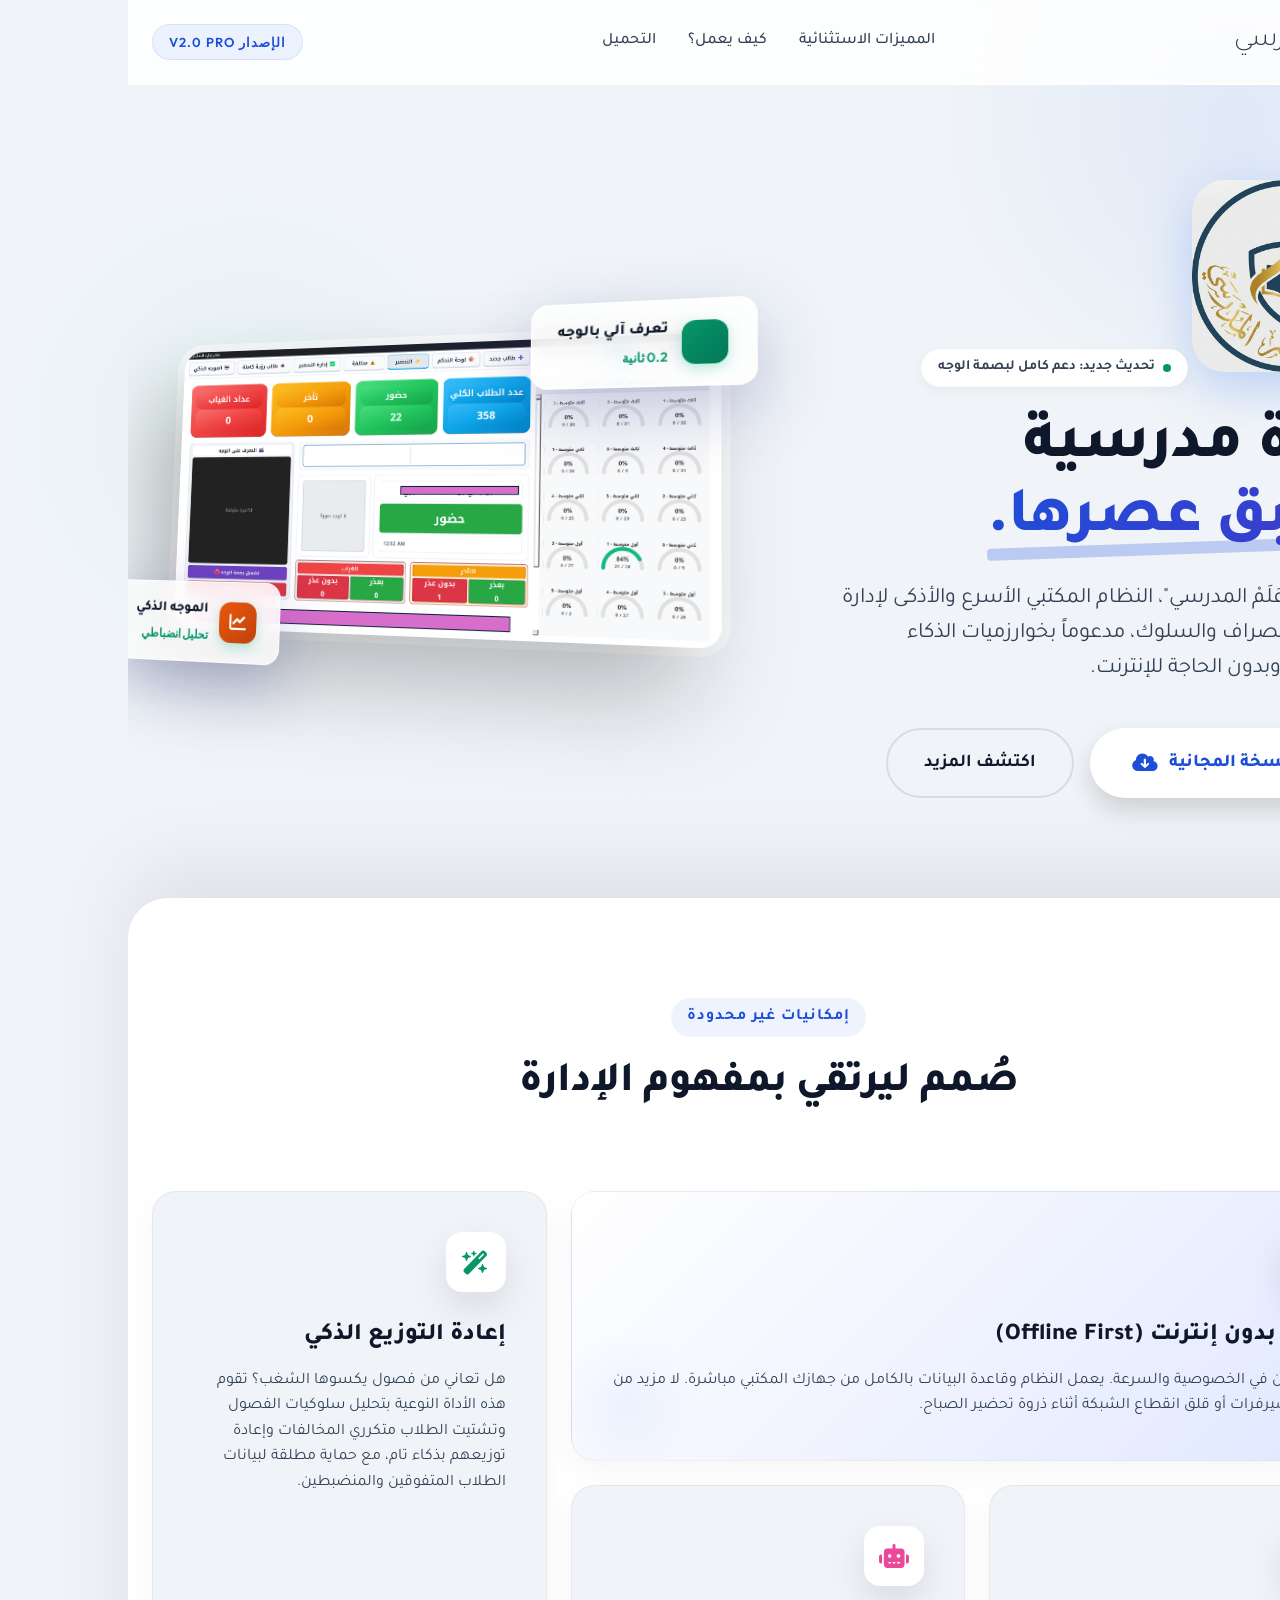
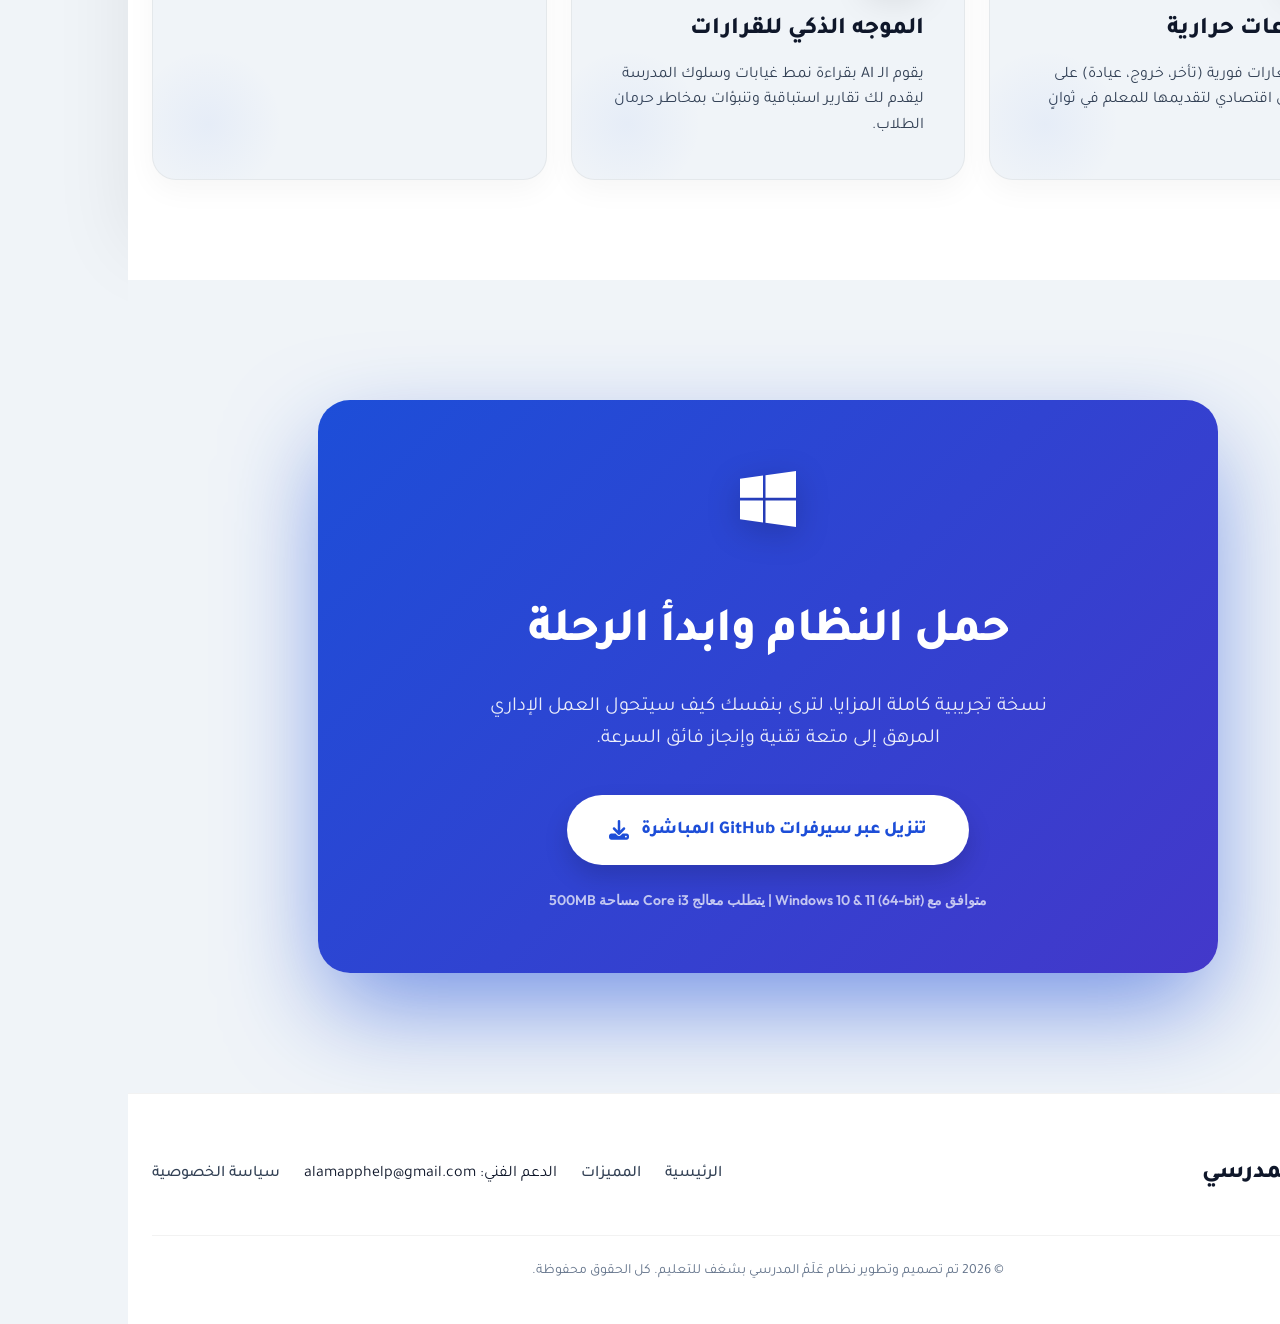
<file: index.html>
<!DOCTYPE html>
<html lang="ar" dir="rtl">

<head>
    <meta charset="UTF-8">
    <meta name="viewport" content="width=device-width, initial-scale=1.0">
    <title>عَلَمْ المدرسي | الإدارة المدرسية بذكاء اصطناعي</title>
    <!-- Modern Typefaces -->
    <link
        href="https://fonts.googleapis.com/css2?family=Tajawal:wght@300;400;500;700;800&family=Outfit:wght@300;400;600;800&display=swap"
        rel="stylesheet">
    <!-- FontAwesome Pro Icons -->
    <link rel="stylesheet" href="https://cdnjs.cloudflare.com/ajax/libs/font-awesome/6.4.0/css/all.min.css">
    <link rel="stylesheet" href="style.css">
</head>

<body>

    <!-- Header Glassmorphism -->
    <header id="navbar">
        <div class="container">
            <a href="#" class="logo">
                عَلَمْ <span>المدرسي</span>
            </a>

            <nav class="nav-links">
                <a href="#features">المميزات الاستثنائية</a>
                <a href="#how">كيف يعمل؟</a>
                <a href="#download">التحميل</a>
            </nav>

            <div class="tagline">الإصدار V2.0 PRO</div>
        </div>
    </header>

    <!-- Hero Section -->
    <section class="masthead">
        <div class="container">
            <div class="intro-text">
                <div style="margin-bottom: 24px; display: inline-block; animation: float 4s ease-in-out infinite;">
                    <img src="logo.png" alt="شعار برنامج علم"
                        style="height: 192px; width: auto; filter: drop-shadow(0 15px 25px rgba(37, 99, 235, 0.25)); border-radius: 32px;">
                </div>
                <div class="badge-new">
                    <span class="pulse"></span> تحديث جديد: دعم كامل لبصمة الوجه
                </div>
                <h1>إدارة مدرسية <span>تسبق عصرها.</span></h1>
                <p>تعرّف على "عَلَمْ المدرسي"، النظام المكتبي الأسرع والأذكى لإدارة الحضور والانصراف والسلوك، مدعوماً
                    بخوارزميات الذكاء الاصطناعي وبدون الحاجة للإنترنت.</p>

                <div class="hero-buttons">
                    <a href="#download" class="btn-primary">
                        حمل النسخة المجانية <i class="fa-solid fa-cloud-arrow-down"></i>
                    </a>
                    <a href="#features" class="btn-secondary">
                        اكتشف المزيد
                    </a>
                </div>
            </div>

            <div class="intro-graphic">
                <div class="graphic-wrapper">
                    <img src="Picture1.png" alt="واجهة نظام علم الذكي" class="app-screenshot"
                        onerror="this.src='https://placehold.co/800x550/f1f5f9/94a3b8?font=raleway&text=App+Screenshot'">

                    <!-- Decorative Floating Elements -->
                    <div class="float-element float-top-left">
                        <div class="float-icon"><i class="fa-solid fa-face-viewfinder"></i></div>
                        <div class="float-text">
                            <h4>تعرف آلي بالوجه</h4>
                            <p>0.2 ثانية</p>
                        </div>
                    </div>

                    <div class="float-element float-bottom-right">
                        <div class="float-icon" style="background: var(--warm-gradient)"><i
                                class="fa-solid fa-chart-line"></i></div>
                        <div class="float-text">
                            <h4>الموجه الذكي</h4>
                            <p>تحليل انضباطي</p>
                        </div>
                    </div>
                </div>
            </div>
        </div>
    </section>

    <!-- Bento Grid Features Section -->
    <section id="features" class="main-content">
        <div class="container">
            <div class="section-header">
                <span class="section-subtitle">إمكانيات غير محدودة</span>
                <h2 class="section-title">صُمم ليرتقي بمفهوم الإدارة</h2>
            </div>

            <div class="bento-grid">

                <!-- Large Feature 1 -->
                <div class="bento-item large">
                    <div class="bento-icon"><i class="fa-solid fa-microchip"></i></div>
                    <div class="bento-content">
                        <h3>يعمل بدون إنترنت (Offline First)</h3>
                        <p>قوتنا تكمن في الخصوصية والسرعة. يعمل النظام وقاعدة البيانات بالكامل من جهازك المكتبي مباشرة.
                            لا مزيد من انتظار السيرفرات أو قلق انقطاع الشبكة أثناء ذروة تحضير الصباح.</p>
                    </div>
                    <div class="bento-decorator"></div>
                </div>

                <!-- Tall Feature -->
                <div class="bento-item tall">
                    <div class="bento-icon"><i class="fa-solid fa-wand-magic-sparkles"></i></div>
                    <div class="bento-content">
                        <h3>إعادة التوزيع الذكي</h3>
                        <p>هل تعاني من فصول يكسوها الشغب؟ تقوم هذه الأداة النوعية بتحليل سلوكيات الفصول وتشتيت الطلاب
                            متكرري المخالفات وإعادة توزيعهم بذكاء تام، مع حماية مطلقة لبيانات الطلاب المتفوقين
                            والمنضبطين.</p>
                    </div>
                    <div class="bento-decorator"></div>
                </div>

                <!-- Normal Feature 1 -->
                <div class="bento-item">
                    <div class="bento-icon"><i class="fa-solid fa-expand"></i></div>
                    <div class="bento-content">
                        <h3>مطبوعات حرارية</h3>
                        <p>اطبع إشعارات فورية (تأخر، خروج، عيادة) على ورق حراري اقتصادي لتقديمها للمعلم في ثوانٍ معدودة.
                        </p>
                    </div>
                    <div class="bento-decorator"></div>
                </div>

                <!-- Normal Feature 2 -->
                <div class="bento-item">
                    <div class="bento-icon"><i class="fa-solid fa-robot"></i></div>
                    <div class="bento-content">
                        <h3>الموجه الذكي للقرارات</h3>
                        <p>يقوم الـ AI بقراءة نمط غيابات وسلوك المدرسة ليقدم لك تقارير استباقية وتنبؤات بمخاطر حرمان
                            الطلاب.</p>
                    </div>
                    <div class="bento-decorator"></div>
                </div>

            </div>
        </div>
    </section>

    <!-- Premium Download Call to Action -->
    <section id="download" class="download-section">
        <div class="container">
            <div class="download-card-premium">
                <div class="download-icon-large"><i class="fa-brands fa-windows"></i></div>
                <h2>حمل النظام وابدأ الرحلة</h2>
                <p>نسخة تجريبية كاملة المزايا، لترى بنفسك كيف سيتحول العمل الإداري المرهق إلى متعة تقنية وإنجاز فائق
                    السرعة.</p>

                <!-- UPDATE LINK HERE FROM GITHUB RELEASES -->
                <a href="https://github.com/YOUR_USERNAME/ALAM_APP/releases/latest/download/ALAM_Setup.exe"
                    class="btn-primary" style="color: var(--accent-primary);">
                    تنزيل عبر سيرفرات GitHub المباشرة <i class="fa-solid fa-download"></i>
                </a>

                <div class="sys-req">
                    متوافق مع Windows 10 & 11 (64-bit) | يتطلب معالج Core i3 مساحة 500MB
                </div>
            </div>
        </div>
    </section>

    <!-- Simple Elegant Footer -->
    <footer>
        <div class="container">
            <div class="footer-content">
                <div class="footer-logo">
                    <img src="logo.png" alt="شعار علم"
                        style="height: 32px; width: auto; filter: grayscale(100%); opacity: 0.6;"> عَلَمْ المدرسي
                </div>
                <div class="footer-links">
                    <a href="#">الرئيسية</a>
                    <a href="#features">المميزات</a>
                    <span>الدعم الفني: alamapphelp@gmail.com</span>
                    <a href="#">سياسة الخصوصية</a>
                </div>
            </div>
            <div class="copyright">
                &copy; 2026 تم تصميم وتطوير نظام عَلَمْ المدرسي بشغف للتعليم. كل الحقوق محفوظة.
            </div>
        </div>
    </footer>

    <!-- Header Scroll Effect script -->
    <script>
        window.addEventListener('scroll', () => {
            const header = document.getElementById('navbar');
            if (window.scrollY > 50) {
                header.classList.add('scrolled');
            } else {
                header.classList.remove('scrolled');
            }
        });
    </script>
</body>

</html>
</file>
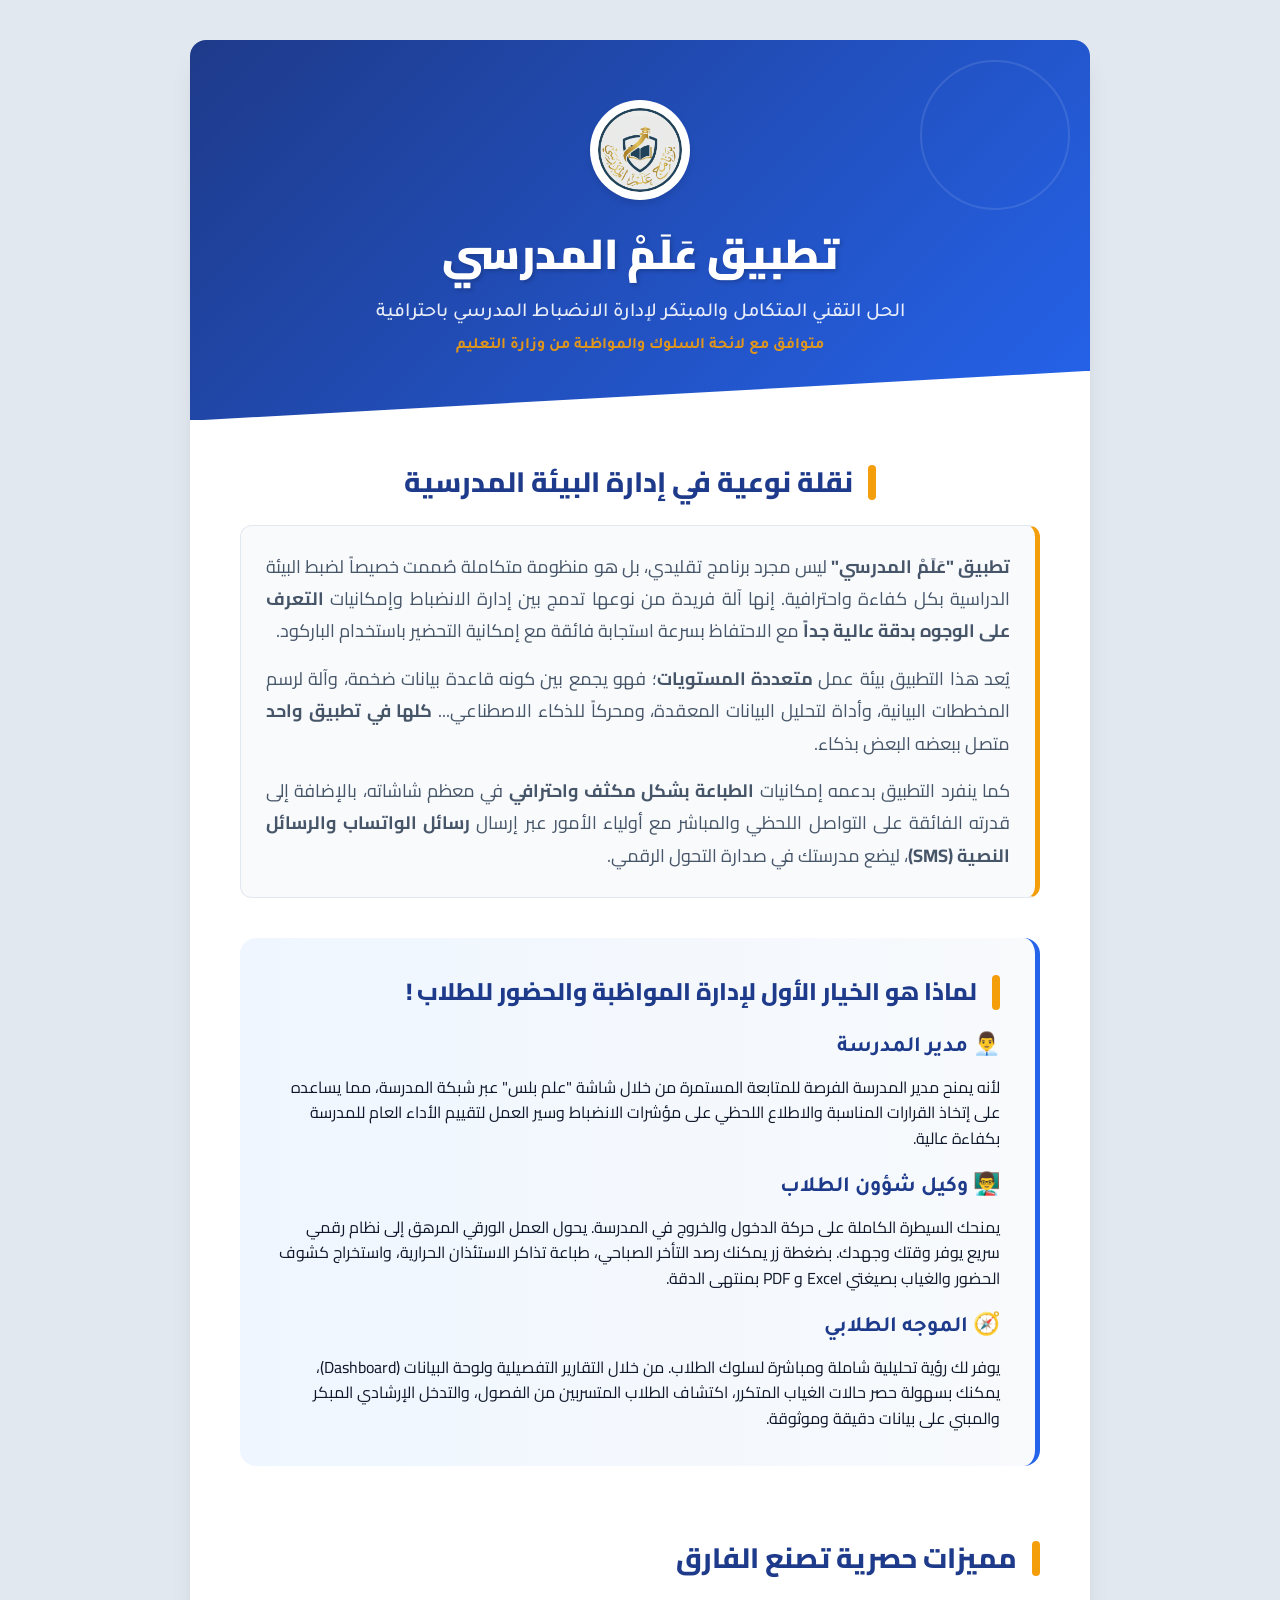
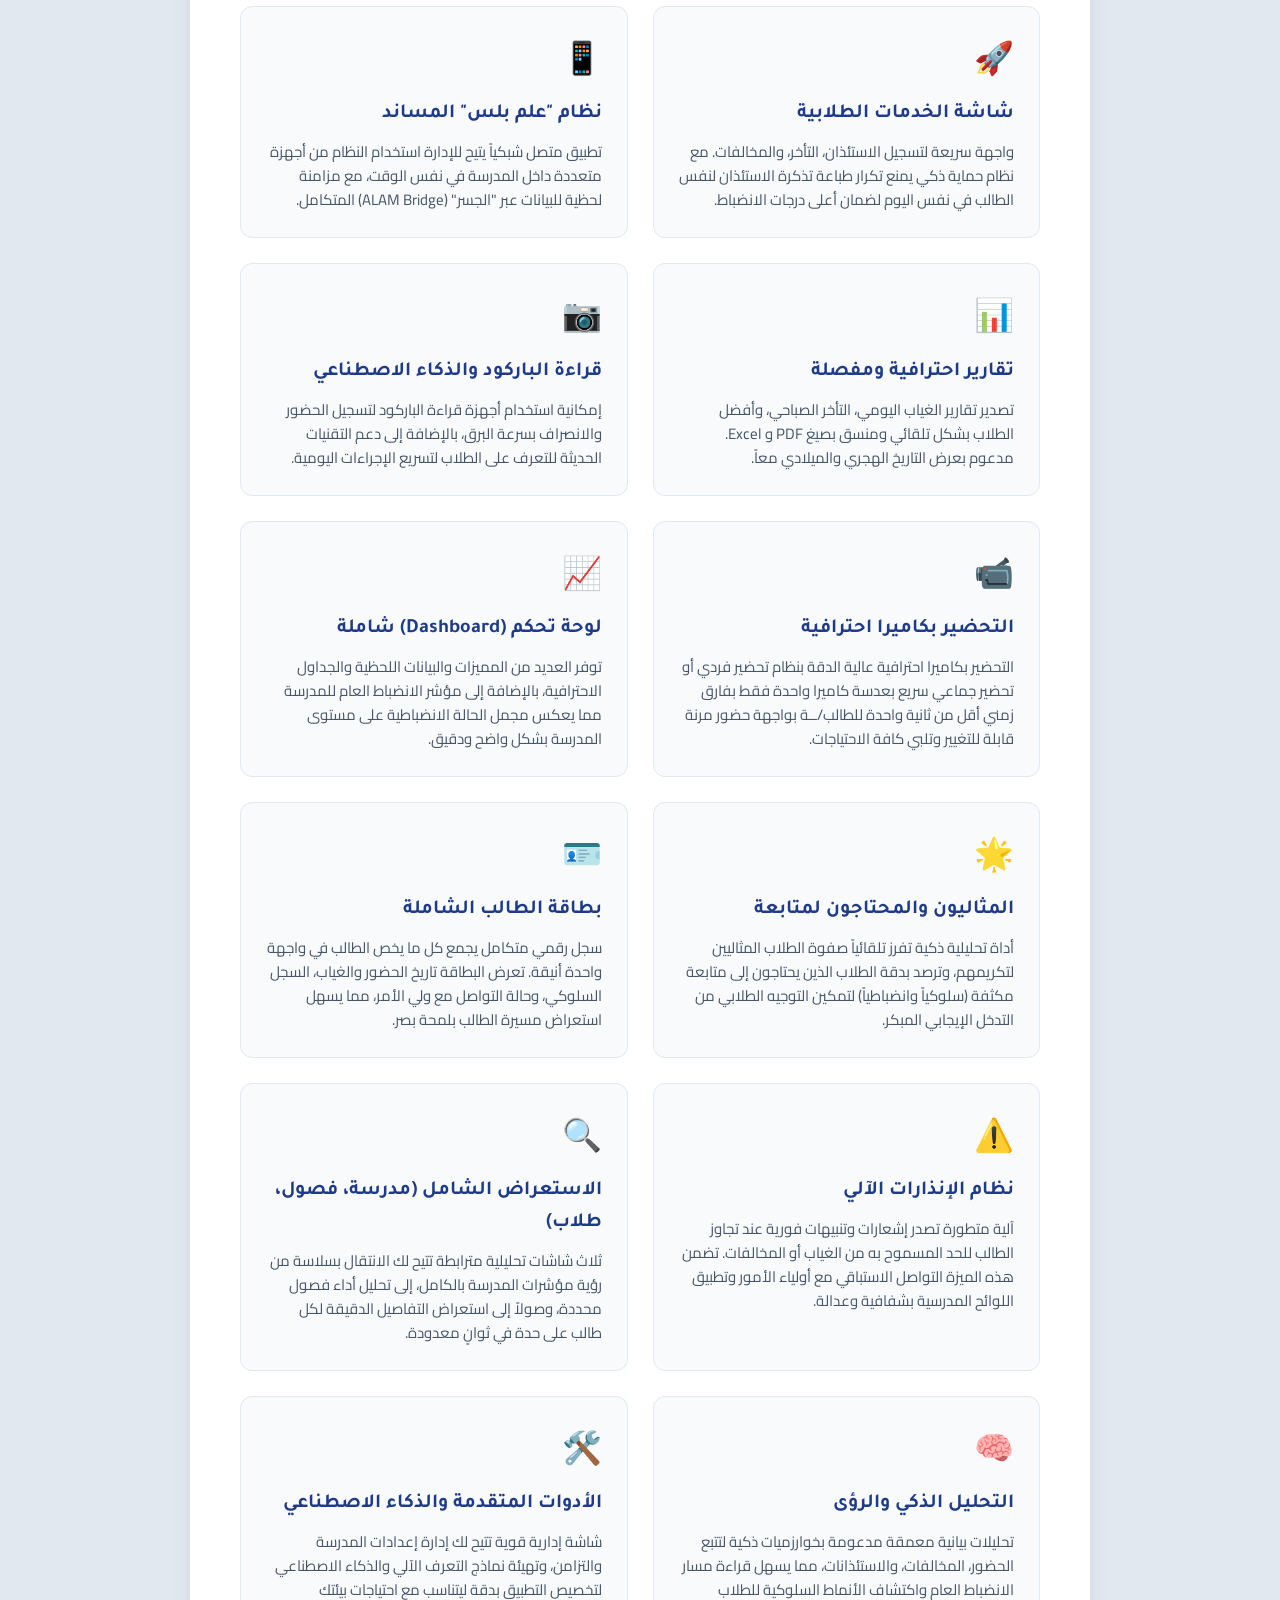
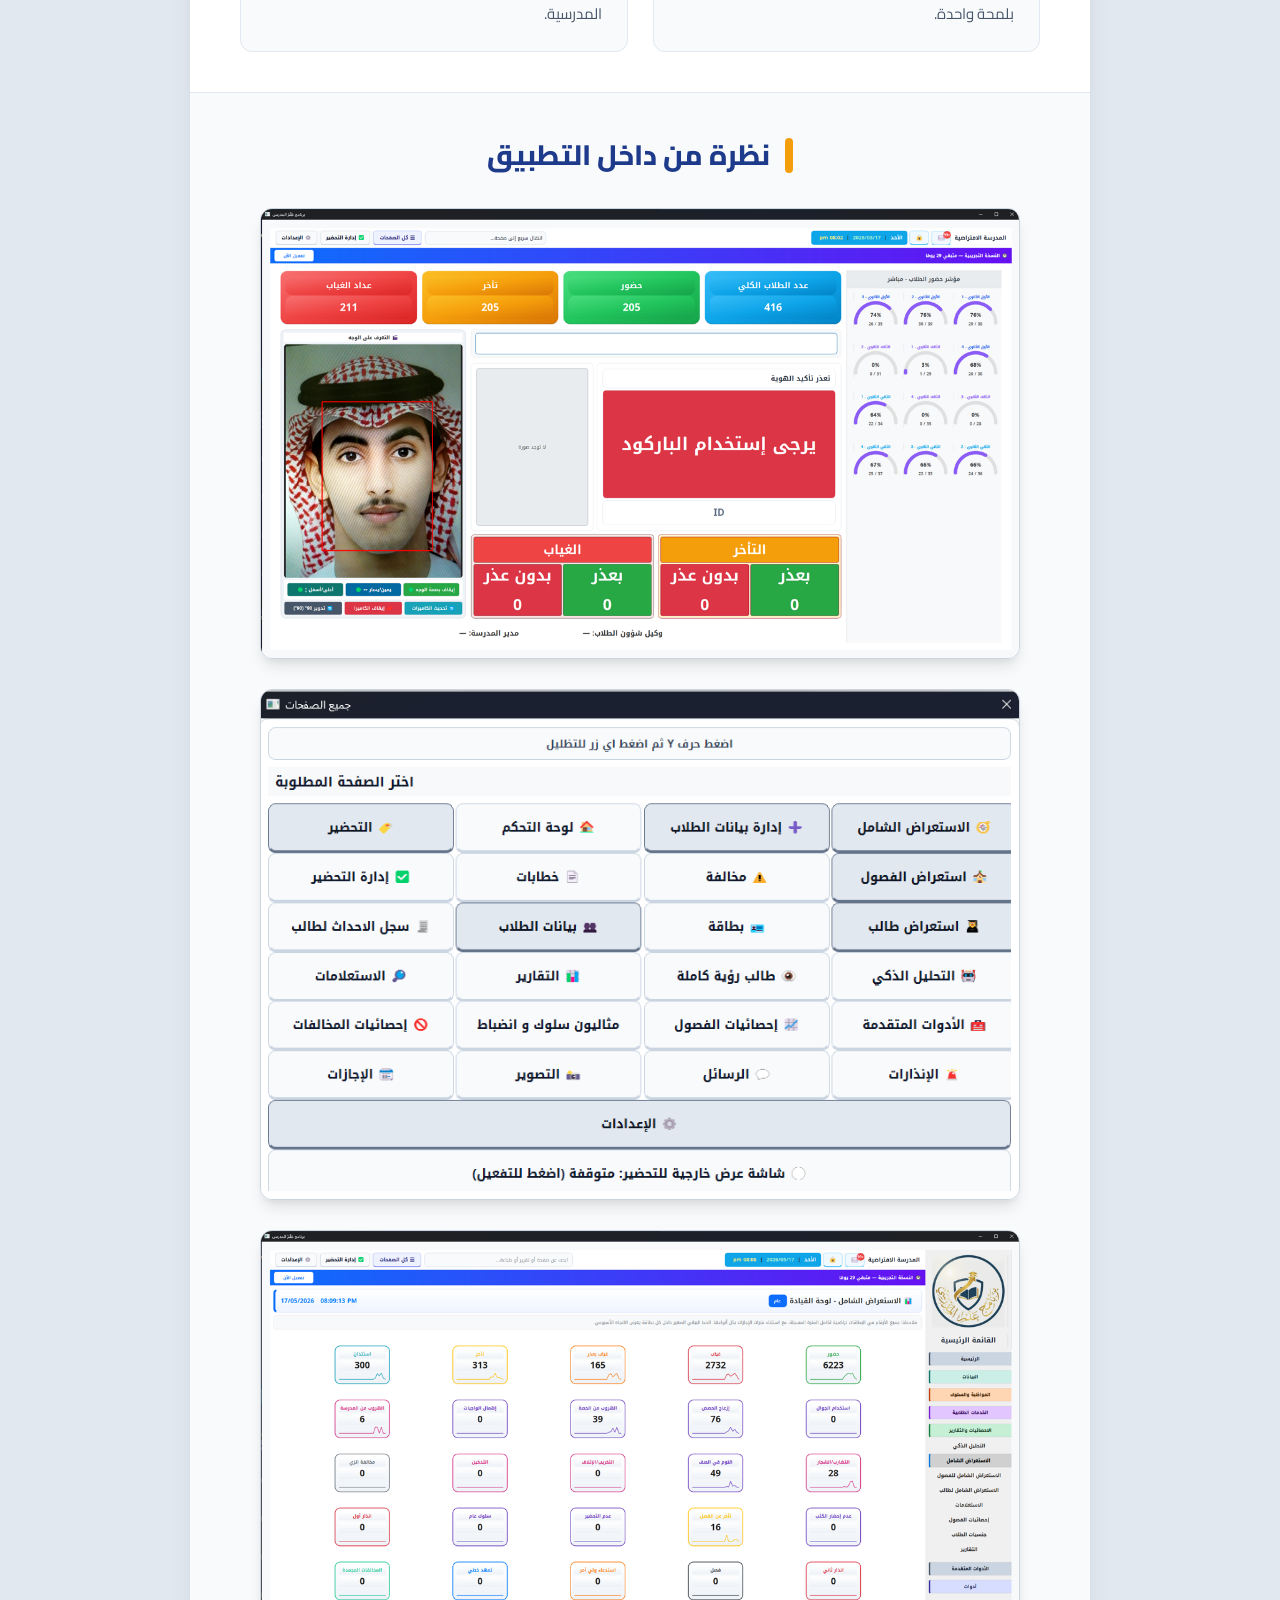
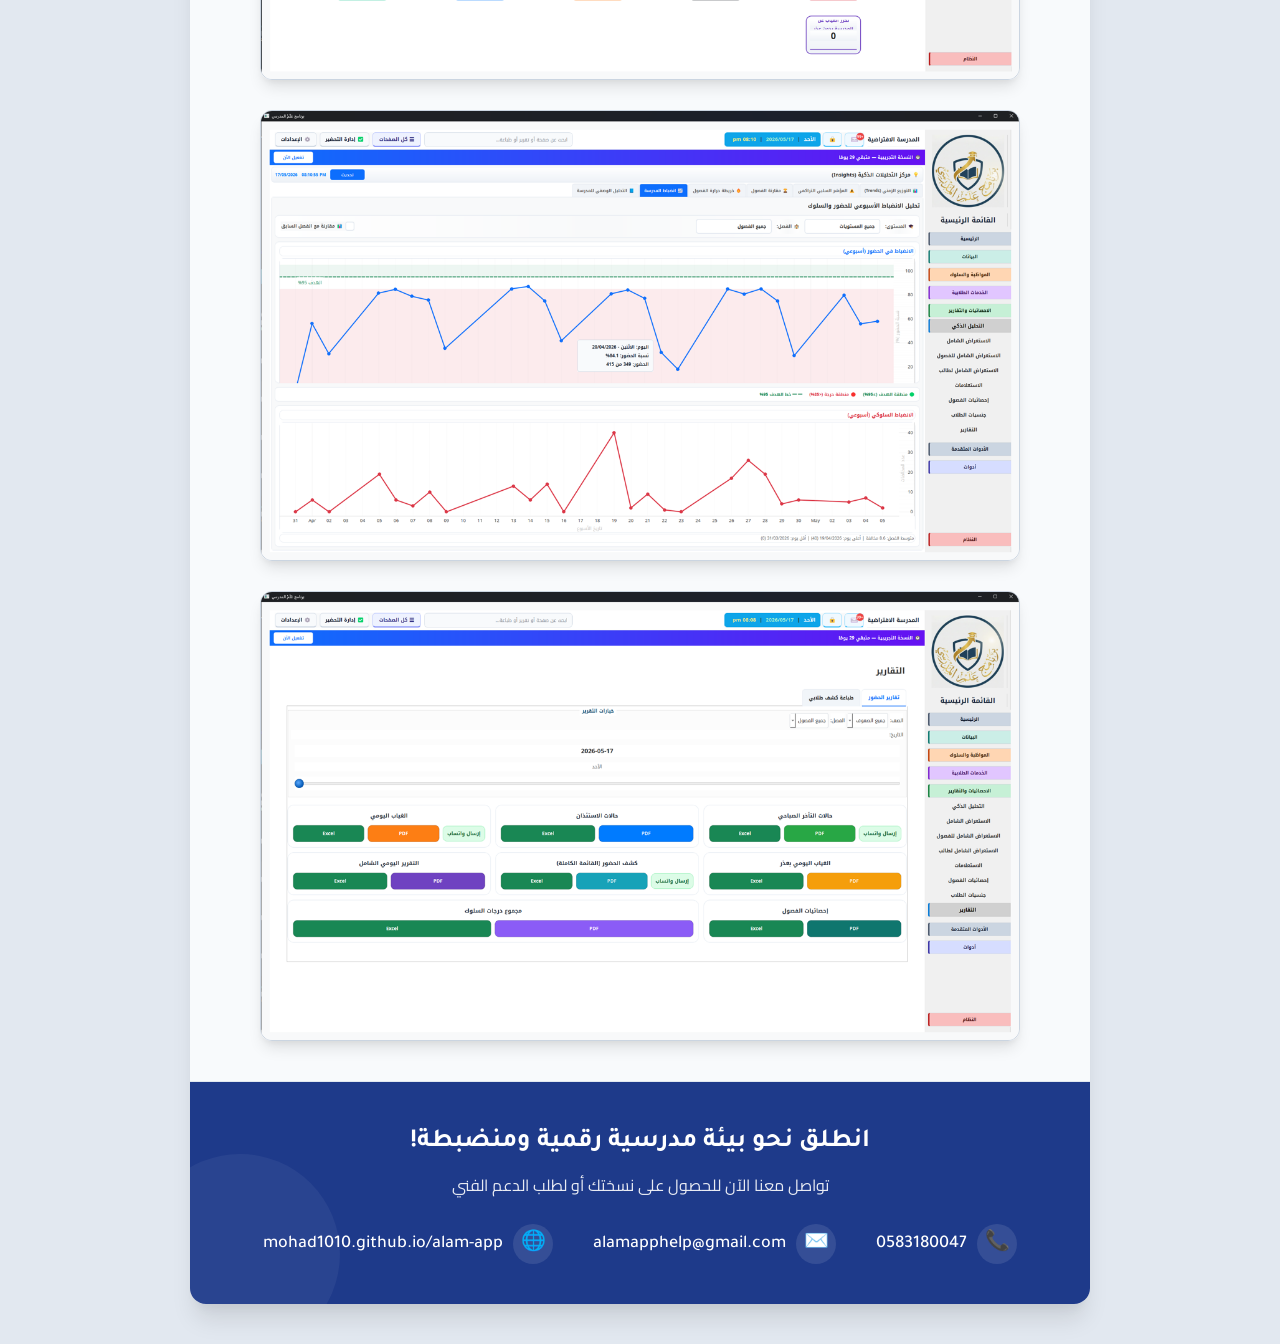
<file: brochure.html>
<!DOCTYPE html>
<html lang="ar" dir="rtl">
<head>
    <meta charset="UTF-8">
    <meta name="viewport" content="width=device-width, initial-scale=1.0">
    <title>بروشور تطبيق عَلَمْ المدرسي</title>
    <link rel="preconnect" href="https://fonts.googleapis.com">
    <link rel="preconnect" href="https://fonts.gstatic.com" crossorigin>
    <link href="https://fonts.googleapis.com/css2?family=Cairo:wght@400;600;700;900&family=Tajawal:wght@400;500;700;800&display=swap" rel="stylesheet">
    <style>
        :root {
            --primary-color: #1e3a8a; /* Deep Blue */
            --secondary-color: #2563eb; /* Bright Blue */
            --accent-color: #f59e0b; /* Golden Yellow */
            --bg-light: #f8fafc;
            --text-dark: #0f172a;
            --text-muted: #475569;
            --white: #ffffff;
        }

        * {
            margin: 0;
            padding: 0;
            box-sizing: border-box;
        }

        body {
            font-family: 'Cairo', sans-serif;
            background-color: #e2e8f0;
            color: var(--text-dark);
            line-height: 1.6;
        }

        /* Container for the brochure (A4 proportions approx) */
        .brochure-container {
            max-width: 900px;
            margin: 40px auto;
            background: var(--white);
            box-shadow: 0 20px 25px -5px rgba(0, 0, 0, 0.1), 0 10px 10px -5px rgba(0, 0, 0, 0.04);
            border-radius: 16px;
            overflow: hidden;
            position: relative;
        }

        /* Header Section */
        .header {
            background: linear-gradient(135deg, var(--primary-color) 0%, var(--secondary-color) 100%);
            color: var(--white);
            text-align: center;
            padding: 60px 20px;
            position: relative;
        }

        .header::after {
            content: '';
            position: absolute;
            bottom: -1px;
            left: 0;
            width: 100%;
            height: 50px;
            background: var(--white);
            clip-path: polygon(0 100%, 100% 100%, 100% 0);
        }

        .logo-circle {
            width: 100px;
            height: 100px;
            background: var(--white);
            border-radius: 50%;
            margin: 0 auto 20px;
            display: flex;
            align-items: center;
            justify-content: center;
            box-shadow: 0 4px 6px rgba(0,0,0,0.1);
        }

        .logo-circle span {
            font-family: 'Tajawal', sans-serif;
            font-size: 36px;
            font-weight: 800;
            color: var(--primary-color);
        }

        .header h1 {
            font-size: 42px;
            font-weight: 900;
            margin-bottom: 10px;
            text-shadow: 2px 2px 4px rgba(0,0,0,0.2);
        }

        .header p {
            font-family: 'Tajawal', sans-serif;
            font-size: 20px;
            font-weight: 500;
            opacity: 0.9;
        }

        /* Content Sections */
        .section {
            padding: 40px 50px;
        }

        .section-title {
            font-size: 28px;
            font-weight: 800;
            color: var(--primary-color);
            margin-bottom: 25px;
            display: flex;
            align-items: center;
            gap: 15px;
        }

        .section-title::before {
            content: '';
            display: block;
            width: 8px;
            height: 35px;
            background-color: var(--accent-color);
            border-radius: 4px;
        }

        /* Grid Layouts */
        .features-grid {
            display: grid;
            grid-template-columns: repeat(auto-fit, minmax(350px, 1fr));
            gap: 25px;
        }

        .feature-card {
            background: var(--bg-light);
            border: 1px solid #e2e8f0;
            border-radius: 12px;
            padding: 25px;
            transition: transform 0.3s ease, box-shadow 0.3s ease;
            position: relative;
            overflow: hidden;
        }

        .feature-card:hover {
            transform: translateY(-5px);
            box-shadow: 0 10px 15px -3px rgba(0, 0, 0, 0.1);
            border-color: var(--secondary-color);
        }

        .feature-icon {
            font-size: 32px;
            margin-bottom: 15px;
            color: var(--secondary-color);
        }

        .feature-title {
            font-family: 'Tajawal', sans-serif;
            font-size: 20px;
            font-weight: 700;
            color: var(--primary-color);
            margin-bottom: 10px;
        }

        .feature-desc {
            font-size: 15px;
            color: var(--text-muted);
        }

        /* Why They Need It Section */
        .target-audience {
            background: linear-gradient(to right, #eff6ff, #f8fafc);
            border-radius: 16px;
            padding: 35px;
            margin: 30px 50px;
            border-right: 5px solid var(--secondary-color);
        }

        .target-item {
            margin-bottom: 20px;
        }
        
        .target-item:last-child {
            margin-bottom: 0;
        }

        .target-item h3 {
            font-family: 'Tajawal', sans-serif;
            font-size: 22px;
            color: var(--primary-color);
            margin-bottom: 8px;
            display: flex;
            align-items: center;
            gap: 10px;
        }

        /* Call to Action & Footer */
        .footer {
            background: var(--primary-color);
            color: var(--white);
            text-align: center;
            padding: 40px 20px;
            position: relative;
        }

        .contact-grid {
            display: flex;
            justify-content: center;
            gap: 40px;
            margin-top: 20px;
            flex-wrap: wrap;
        }

        .contact-item {
            display: flex;
            align-items: center;
            gap: 10px;
            font-size: 18px;
            font-family: 'Tajawal', sans-serif;
            font-weight: 500;
        }

        .contact-icon {
            background: rgba(255,255,255,0.1);
            width: 40px;
            height: 40px;
            display: flex;
            align-items: center;
            justify-content: center;
            border-radius: 50%;
            font-size: 20px;
        }

        /* Decorative Elements */
        .shape-1 {
            position: absolute;
            top: 20px;
            right: 20px;
            width: 150px;
            height: 150px;
            border: 2px solid rgba(255,255,255,0.1);
            border-radius: 50%;
        }

        .shape-2 {
            position: absolute;
            bottom: -50px;
            left: -50px;
            width: 200px;
            height: 200px;
            background: rgba(255,255,255,0.05);
            border-radius: 50%;
        }

        /* تحسينات الطباعة للحفاظ على الألوان والتصميم عند التحويل لـ PDF */
        @media print {
            * {
                -webkit-print-color-adjust: exact !important;
                print-color-adjust: exact !important;
            }
            body {
                background-color: white !important;
            }
            .brochure-container {
                box-shadow: none !important;
                margin: 0 !important;
                max-width: 100% !important;
                border-radius: 0 !important;
            }
            .feature-card, .target-item, img {
                page-break-inside: avoid !important;
            }
            .section {
                page-break-inside: avoid !important;
            }
            @page {
                margin: 0; /* إزالة هوامش الصفحة الافتراضية للطباعة */
            }
        }

    </style>
</head>
<body>

    <div class="brochure-container">
        <!-- Header -->
        <header class="header">
            <div class="shape-1"></div>
            <div class="logo-circle" style="padding: 8px;">
            <img src="logo.png" alt="شعار علم" style="width: 100%; height: 100%; object-fit: contain; border-radius: 50%;">
        </div>
            <h1>تطبيق عَلَمْ المدرسي</h1>
            <p>الحل التقني المتكامل والمبتكر لإدارة الانضباط المدرسي باحترافية</p>
            <p style="font-size: 16px; margin-top: 5px; font-weight: bold; color: var(--accent-color);">متوافق مع لائحة السلوك والمواظبة من وزارة التعليم</p>
        </header>

        <!-- Introduction Section -->
        <section class="section" style="background-color: #ffffff; padding-bottom: 10px;">
            <h2 class="section-title" style="justify-content: center; text-align: center; margin-bottom: 20px;">نقلة نوعية في إدارة البيئة المدرسية</h2>
            <div style="font-size: 18px; color: var(--text-muted); text-align: justify; line-height: 1.8; background: #f8fafc; padding: 25px; border-radius: 12px; border: 1px solid #e2e8f0; border-right: 5px solid var(--accent-color);">
                <p style="margin-bottom: 15px;">
                    <strong>تطبيق "عَلَمْ المدرسي"</strong> ليس مجرد برنامج تقليدي، بل هو منظومة متكاملة صُممت خصيصاً لضبط البيئة الدراسية بكل كفاءة واحترافية. إنها آلة فريدة من نوعها تدمج بين إدارة الانضباط وإمكانيات <strong>التعرف على الوجوه بدقة عالية جداً</strong> مع الاحتفاظ بسرعة استجابة فائقة مع إمكانية التحضير باستخدام الباركود.
                </p>
                <p style="margin-bottom: 15px;">
                    يُعد هذا التطبيق بيئة عمل <strong>متعددة المستويات</strong>؛ فهو يجمع بين كونه قاعدة بيانات ضخمة، وآلة لرسم المخططات البيانية، وأداة لتحليل البيانات المعقدة، ومحركاً للذكاء الاصطناعي... <strong>كلها في تطبيق واحد</strong> متصل ببعضه البعض بذكاء.
                </p>
                <p>
                    كما ينفرد التطبيق بدعمه إمكانيات <strong>الطباعة بشكل مكثف واحترافي</strong> في معظم شاشاته، بالإضافة إلى قدرته الفائقة على التواصل اللحظي والمباشر مع أولياء الأمور عبر إرسال <strong>رسائل الواتساب والرسائل النصية (SMS)</strong>، ليضع مدرستك في صدارة التحول الرقمي.
                </p>
            </div>
        </section>

        <!-- Target Audience Section -->
        <div class="target-audience">
            <h2 class="section-title" style="font-size: 24px; margin-bottom: 20px;">لماذا هو الخيار الأول لإدارة المواظبة والحضور للطلاب !</h2>
            
            <div class="target-item">
                <h3>👨‍💼 مدير المدرسة</h3>
                <p>لأنه يمنح مدير المدرسة الفرصة للمتابعة المستمرة من خلال شاشة "علم بلس" عبر شبكة المدرسة، مما يساعده على إتخاذ القرارات المناسبة والاطلاع اللحظي على مؤشرات الانضباط وسير العمل لتقييم الأداء العام للمدرسة بكفاءة عالية.</p>
            </div>

            <div class="target-item">
                <h3>👨‍🏫 وكيل شؤون الطلاب</h3>
                <p>يمنحك السيطرة الكاملة على حركة الدخول والخروج في المدرسة. يحول العمل الورقي المرهق إلى نظام رقمي سريع يوفر وقتك وجهدك. بضغطة زر يمكنك رصد التأخر الصباحي، طباعة تذاكر الاستئذان الحرارية، واستخراج كشوف الحضور والغياب بصيغتي Excel و PDF بمنتهى الدقة.</p>
            </div>

            <div class="target-item">
                <h3>🧭 الموجه الطلابي</h3>
                <p>يوفر لك رؤية تحليلية شاملة ومباشرة لسلوك الطلاب. من خلال التقارير التفصيلية ولوحة البيانات (Dashboard)، يمكنك بسهولة حصر حالات الغياب المتكرر، اكتشاف الطلاب المتسربين من الفصول، والتدخل الإرشادي المبكر والمبني على بيانات دقيقة وموثوقة.</p>
            </div>
        </div>

        <!-- Features Section -->
        <section class="section">
            <h2 class="section-title">مميزات حصرية تصنع الفارق</h2>
            
            <div class="features-grid">
                <!-- Feature 1 -->
                <div class="feature-card">
                    <div class="feature-icon">🚀</div>
                    <h3 class="feature-title">شاشة الخدمات الطلابية</h3>
                    <p class="feature-desc">واجهة سريعة لتسجيل الاستئذان، التأخر، والمخالفات. مع نظام حماية ذكي يمنع تكرار طباعة تذكرة الاستئذان لنفس الطالب في نفس اليوم لضمان أعلى درجات الانضباط.</p>
                </div>

                <!-- Feature 2 -->
                <div class="feature-card">
                    <div class="feature-icon">📱</div>
                    <h3 class="feature-title">نظام "علم بلس" المساند</h3>
                    <p class="feature-desc">تطبيق متصل شبكياً يتيح للإدارة استخدام النظام من أجهزة متعددة داخل المدرسة في نفس الوقت، مع مزامنة لحظية للبيانات عبر "الجسر" (ALAM Bridge) المتكامل.</p>
                </div>

                <!-- Feature 3 -->
                <div class="feature-card">
                    <div class="feature-icon">📊</div>
                    <h3 class="feature-title">تقارير احترافية ومفصلة</h3>
                    <p class="feature-desc">تصدير تقارير الغياب اليومي، التأخر الصباحي، وأفضل الطلاب بشكل تلقائي ومنسق بصيغ PDF و Excel. مدعوم بعرض التاريخ الهجري والميلادي معاً.</p>
                </div>

                <!-- Feature 4 -->
                <div class="feature-card">
                    <div class="feature-icon">📷</div>
                    <h3 class="feature-title">قراءة الباركود والذكاء الاصطناعي</h3>
                    <p class="feature-desc">إمكانية استخدام أجهزة قراءة الباركود لتسجيل الحضور والانصراف بسرعة البرق، بالإضافة إلى دعم التقنيات الحديثة للتعرف على الطلاب لتسريع الإجراءات اليومية.</p>
                </div>

                <!-- Feature 5 -->
                <div class="feature-card">
                    <div class="feature-icon">📹</div>
                    <h3 class="feature-title">التحضير بكاميرا احترافية</h3>
                    <p class="feature-desc">التحضير بكاميرا احترافية عالية الدقة بنظام تحضير فردي أو تحضير جماعي سريع بعدسة كاميرا واحدة فقط بفارق زمني أقل من ثانية واحدة للطالب/ــة بواجهة حضور مرنة قابلة للتغيير وتلبي كافة الاحتياجات.</p>
                </div>

                <!-- Feature 6 -->
                <div class="feature-card">
                    <div class="feature-icon">📈</div>
                    <h3 class="feature-title">لوحة تحكم (Dashboard) شاملة</h3>
                    <p class="feature-desc">توفر العديد من المميزات والبيانات اللحظية والجداول الاحترافية، بالإضافة إلى مؤشر الانضباط العام للمدرسة مما يعكس مجمل الحالة الانضباطية على مستوى المدرسة بشكل واضح ودقيق.</p>
                </div>

                <!-- Feature 7 -->
                <div class="feature-card">
                    <div class="feature-icon">🌟</div>
                    <h3 class="feature-title">المثاليون والمحتاجون لمتابعة</h3>
                    <p class="feature-desc">أداة تحليلية ذكية تفرز تلقائياً صفوة الطلاب المثاليين لتكريمهم، وترصد بدقة الطلاب الذين يحتاجون إلى متابعة مكثفة (سلوكياً وانضباطياً) لتمكين التوجيه الطلابي من التدخل الإيجابي المبكر.</p>
                </div>

                <!-- Feature 8 -->
                <div class="feature-card">
                    <div class="feature-icon">🪪</div>
                    <h3 class="feature-title">بطاقة الطالب الشاملة</h3>
                    <p class="feature-desc">سجل رقمي متكامل يجمع كل ما يخص الطالب في واجهة واحدة أنيقة. تعرض البطاقة تاريخ الحضور والغياب، السجل السلوكي، وحالة التواصل مع ولي الأمر، مما يسهل استعراض مسيرة الطالب بلمحة بصر.</p>
                </div>

                <!-- Feature 9 -->
                <div class="feature-card">
                    <div class="feature-icon">⚠️</div>
                    <h3 class="feature-title">نظام الإنذارات الآلي</h3>
                    <p class="feature-desc">آلية متطورة تصدر إشعارات وتنبيهات فورية عند تجاوز الطالب للحد المسموح به من الغياب أو المخالفات. تضمن هذه الميزة التواصل الاستباقي مع أولياء الأمور وتطبيق اللوائح المدرسية بشفافية وعدالة.</p>
                </div>

                <!-- Feature 10 -->
                <div class="feature-card">
                    <div class="feature-icon">🔍</div>
                    <h3 class="feature-title">الاستعراض الشامل (مدرسة، فصول، طلاب)</h3>
                    <p class="feature-desc">ثلاث شاشات تحليلية مترابطة تتيح لك الانتقال بسلاسة من رؤية مؤشرات المدرسة بالكامل، إلى تحليل أداء فصول محددة، وصولاً إلى استعراض التفاصيل الدقيقة لكل طالب على حدة في ثوانٍ معدودة.</p>
                </div>

                <!-- Feature 11 -->
                <div class="feature-card">
                    <div class="feature-icon">🧠</div>
                    <h3 class="feature-title">التحليل الذكي والرؤى</h3>
                    <p class="feature-desc">تحليلات بيانية معمقة مدعومة بخوارزميات ذكية لتتبع الحضور، المخالفات، والاستئذانات، مما يسهل قراءة مسار الانضباط العام واكتشاف الأنماط السلوكية للطلاب بلمحة واحدة.</p>
                </div>

                <!-- Feature 12 -->
                <div class="feature-card">
                    <div class="feature-icon">🛠️</div>
                    <h3 class="feature-title">الأدوات المتقدمة والذكاء الاصطناعي</h3>
                    <p class="feature-desc">شاشة إدارية قوية تتيح لك إدارة إعدادات المدرسة والتزامن، وتهيئة نماذج التعرف الآلي والذكاء الاصطناعي لتخصيص التطبيق بدقة ليتناسب مع احتياجات بيئتك المدرسية.</p>
                </div>
            </div>
        </section>

        <!-- App Screenshots Section -->
        <section class="section" style="background-color: #f8fafc; border-top: 1px solid #e2e8f0; border-bottom: 1px solid #e2e8f0;">
            <h2 class="section-title" style="justify-content: center; margin-bottom: 30px;">نظرة من داخل التطبيق</h2>
            
            <div style="display: flex; flex-direction: column; gap: 30px; align-items: center; padding: 0 20px;">
                
                <!-- Image 1 -->
                <div style="width: 100%; max-width: 800px; border-radius: 12px; overflow: hidden; box-shadow: 0 10px 15px -3px rgba(0, 0, 0, 0.1), 0 4px 6px -2px rgba(0, 0, 0, 0.05); border: 1px solid #cbd5e1;">
                    <img src="screenshots/1.png" alt="واجهة التطبيق 1" style="width: 100%; height: auto; display: block;">
                </div>

                <!-- Image 2 -->
                <div style="width: 100%; max-width: 800px; border-radius: 12px; overflow: hidden; box-shadow: 0 10px 15px -3px rgba(0, 0, 0, 0.1), 0 4px 6px -2px rgba(0, 0, 0, 0.05); border: 1px solid #cbd5e1;">
                    <img src="screenshots/2.png" alt="واجهة التطبيق 2" style="width: 100%; height: auto; display: block;">
                </div>

                <!-- Image 3 -->
                <div style="width: 100%; max-width: 800px; border-radius: 12px; overflow: hidden; box-shadow: 0 10px 15px -3px rgba(0, 0, 0, 0.1), 0 4px 6px -2px rgba(0, 0, 0, 0.05); border: 1px solid #cbd5e1;">
                    <img src="screenshots/3.png" alt="واجهة التطبيق 3" style="width: 100%; height: auto; display: block;">
                </div>

                <!-- Image 4 -->
                <div style="width: 100%; max-width: 800px; border-radius: 12px; overflow: hidden; box-shadow: 0 10px 15px -3px rgba(0, 0, 0, 0.1), 0 4px 6px -2px rgba(0, 0, 0, 0.05); border: 1px solid #cbd5e1;">
                    <img src="screenshots/4.png" alt="واجهة التطبيق 4" style="width: 100%; height: auto; display: block;">
                </div>

                <!-- Image 5 -->
                <div style="width: 100%; max-width: 800px; border-radius: 12px; overflow: hidden; box-shadow: 0 10px 15px -3px rgba(0, 0, 0, 0.1), 0 4px 6px -2px rgba(0, 0, 0, 0.05); border: 1px solid #cbd5e1;">
                    <img src="screenshots/5.png" alt="واجهة التطبيق 5" style="width: 100%; height: auto; display: block;">
                </div>

            </div>
        </section>

        <!-- Footer / Contact -->
        <footer class="footer">
            <div class="shape-2"></div>
            <h2 style="font-family: 'Tajawal', sans-serif; font-size: 26px; margin-bottom: 10px;">انطلق نحو بيئة مدرسية رقمية ومنضبطة!</h2>
            <p style="opacity: 0.9; margin-bottom: 25px;">تواصل معنا الآن للحصول على نسختك أو لطلب الدعم الفني</p>
            
            <div class="contact-grid">
                <div class="contact-item">
                    <div class="contact-icon">📞</div>
                    <span>0583180047</span>
                </div>
                <div class="contact-item">
                    <div class="contact-icon">✉️</div>
                    <span>alamapphelp@gmail.com</span>
                </div>
                <div class="contact-item">
                    <div class="contact-icon">🌐</div>
                    <span>mohad1010.github.io/alam-app</span>
                </div>
            </div>
        </footer>
    </div>

</body>
</html>
</file>
<file: style.css>
/* Alam School App - Premium Glassmorphism Light Theme */

@import url('https://fonts.googleapis.com/css2?family=Tajawal:wght@300;400;500;700;800&family=Outfit:wght@300;400;600;800&display=swap');

:root {
    /* Premium Light Theme Palette - Bolder and More Vibrant */
    --bg-main: #f0f4f8;
    /* Crisp, slightly cooler background */
    --bg-secondary: #ffffff;
    --text-primary: #0f172a;
    /* Deep slate */
    --text-secondary: #334155;
    /* Darker secondary text for better contrast */
    --text-muted: #64748b;
    /* Less faded muted text */

    /* Vibrant Gradients & Accents */
    --accent-primary: #1d4ed8;
    /* Stronger Royal Blue */
    --accent-secondary: #059669;
    /* Richer Emerald */
    --accent-gradient: linear-gradient(135deg, #1d4ed8 0%, #4338ca 100%);
    --emerald-gradient: linear-gradient(135deg, #059669 0%, #047857 100%);
    --warm-gradient: linear-gradient(135deg, #ea580c 0%, #c2410c 100%);

    /* Glassmorphism values */
    --glass-bg: rgba(255, 255, 255, 0.85);
    /* Slightly darker glass for contrast */
    --glass-border: rgba(255, 255, 255, 0.8);
    --glass-shadow: 0 20px 60px 0 rgba(31, 38, 135, 0.25);
    /* Huge glassy shadow */

    /* Micro-animation timing */
    --transition-fast: 0.2s cubic-bezier(0.4, 0, 0.2, 1);
    --transition-smooth: 0.4s cubic-bezier(0.16, 1, 0.3, 1);
    --transition-bounce: 0.5s cubic-bezier(0.34, 1.56, 0.64, 1);
}

* {
    box-sizing: border-box;
    margin: 0;
    padding: 0;
}

body {
    font-family: 'Tajawal', sans-serif;
    background-color: var(--bg-main);
    color: var(--text-primary);
    line-height: 1.7;
    direction: rtl;
    /* Right to left for Arabic */
    overflow-x: hidden;
    /* Prevent horizontal scroll from decorative elements */
}

/* Background Gradients (Aesthetic details) */
body::before {
    content: '';
    position: absolute;
    top: -20%;
    right: -10%;
    width: 600px;
    height: 600px;
    background: radial-gradient(circle, rgba(37, 99, 235, 0.08) 0%, rgba(248, 250, 252, 0) 70%);
    z-index: -1;
    pointer-events: none;
    border-radius: 50%;
}

body::after {
    content: '';
    position: absolute;
    top: 20%;
    left: -10%;
    width: 500px;
    height: 500px;
    background: radial-gradient(circle, rgba(16, 185, 129, 0.05) 0%, rgba(248, 250, 252, 0) 70%);
    z-index: -1;
    pointer-events: none;
    border-radius: 50%;
}

.container {
    max-width: 1280px;
    margin: 0 auto;
    padding: 0 24px;
}

/* -------------------------------------
 * Header / Navbar (Glassmorphism)
 * ------------------------------------- */
header {
    position: fixed;
    top: 0;
    left: 0;
    width: 100%;
    z-index: 1000;
    background: var(--glass-bg);
    backdrop-filter: blur(16px);
    -webkit-backdrop-filter: blur(16px);
    border-bottom: 1px solid var(--glass-border);
    padding: 18px 0;
    transition: var(--transition-smooth);
}

header.scrolled {
    padding: 12px 0;
    box-shadow: 0 4px 20px rgba(0, 0, 0, 0.03);
}

header .container {
    display: flex;
    justify-content: space-between;
    align-items: center;
}

.logo {
    display: flex;
    align-items: center;
    gap: 12px;
    text-decoration: none;
    font-size: 28px;
    font-weight: 800;
    color: var(--text-primary);
    letter-spacing: -0.5px;
    transition: var(--transition-bounce);
}

.logo:hover {
    transform: scale(1.02);
}

.logo i {
    background: var(--accent-gradient);
    -webkit-background-clip: text;
    -webkit-text-fill-color: transparent;
    font-size: 32px;
    filter: drop-shadow(0 2px 4px rgba(37, 99, 235, 0.2));
}

.logo span {
    font-weight: 300;
    color: var(--text-secondary);
}

.nav-links {
    display: flex;
    gap: 32px;
    align-items: center;
}

.nav-links a {
    text-decoration: none;
    color: var(--text-secondary);
    font-weight: 500;
    font-size: 16px;
    position: relative;
    padding: 8px 0;
    transition: color var(--transition-fast);
}

.nav-links a:hover {
    color: var(--accent-primary);
}

.nav-links a::after {
    content: '';
    position: absolute;
    bottom: 0;
    right: 0;
    width: 0;
    height: 2px;
    background: var(--accent-gradient);
    border-radius: 2px;
    transition: width var(--transition-smooth);
}

.nav-links a:hover::after {
    width: 100%;
    right: auto;
    left: 0;
}

.tagline {
    font-family: 'Outfit', sans-serif;
    font-size: 13px;
    letter-spacing: 1px;
    font-weight: 600;
    background: rgba(37, 99, 235, 0.08);
    color: var(--accent-primary);
    padding: 6px 16px;
    border-radius: 20px;
    border: 1px solid rgba(37, 99, 235, 0.1);
}

/* -------------------------------------
 * Hero Section
 * ------------------------------------- */
.masthead {
    padding: 180px 0 100px;
    position: relative;
    overflow: hidden;
}

.masthead .container {
    display: flex;
    align-items: center;
    justify-content: space-between;
    gap: 60px;
}

.intro-text {
    flex: 1.1;
    z-index: 2;
}

.badge-new {
    display: inline-flex;
    align-items: center;
    gap: 8px;
    background: white;
    padding: 6px 16px;
    border-radius: 30px;
    font-size: 14px;
    font-weight: 700;
    color: var(--text-secondary);
    box-shadow: 0 4px 12px rgba(0, 0, 0, 0.04);
    border: 1px solid rgba(0, 0, 0, 0.02);
    margin-bottom: 24px;
    animation: slideDownFade 0.8s ease-out forwards;
}

.badge-new span.pulse {
    width: 8px;
    height: 8px;
    background: var(--accent-secondary);
    border-radius: 50%;
    box-shadow: 0 0 0 0 rgba(16, 185, 129, 0.4);
    animation: pulse 2s infinite;
}

.intro-text h1 {
    font-size: 64px;
    font-weight: 800;
    line-height: 1.15;
    color: var(--text-primary);
    margin-bottom: 24px;
    letter-spacing: -1px;
    animation: slideUpFade 0.8s ease-out 0.1s both;
}

.intro-text h1 span {
    background: var(--accent-gradient);
    -webkit-background-clip: text;
    -webkit-text-fill-color: transparent;
    position: relative;
    display: inline-block;
}

/* Underline decoration */
.intro-text h1 span::after {
    content: '';
    position: absolute;
    bottom: 4px;
    left: 0;
    width: 100%;
    height: 12px;
    background: rgba(29, 78, 216, 0.25);
    /* Stronger underline */
    border-radius: 4px;
    z-index: -1;
    transform: rotate(-2deg);
}

.intro-text p {
    font-size: 22px;
    color: var(--text-secondary);
    margin-bottom: 40px;
    font-weight: 400;
    line-height: 1.6;
    max-width: 90%;
    animation: slideUpFade 0.8s ease-out 0.2s both;
}

.hero-buttons {
    display: flex;
    gap: 16px;
    animation: slideUpFade 0.8s ease-out 0.3s both;
}

/* -------------------------------------
 * Graphics & Dashboard Mockup
 * ------------------------------------- */
.intro-graphic {
    flex: 1;
    position: relative;
    perspective: 1000px;
    animation: floatIn 1s cubic-bezier(0.2, 0.8, 0.2, 1) 0.4s both;
}

.graphic-wrapper {
    position: relative;
    transform: rotateY(-15deg) rotateX(5deg);
    transform-style: preserve-3d;
    transition: transform 0.6s cubic-bezier(0.2, 0.8, 0.2, 1);
}

.intro-graphic:hover .graphic-wrapper {
    transform: rotateY(-5deg) rotateX(2deg);
}

.app-screenshot {
    width: 100%;
    height: auto;
    border-radius: 20px;
    display: block;
    box-shadow:
        -30px 45px 90px rgba(0, 0, 0, 0.25),
        /* Massive drop shadow */
        0 0 0 1px rgba(255, 255, 255, 0.9) inset,
        0 0 0 8px rgba(255, 255, 255, 0.6);
    background: white;
}

/* Floating aesthetic elements */
.float-element {
    position: absolute;
    background: var(--glass-bg);
    backdrop-filter: blur(12px);
    -webkit-backdrop-filter: blur(12px);
    border: 1px solid var(--glass-border);
    border-radius: 16px;
    padding: 16px 24px;
    box-shadow: var(--glass-shadow);
    display: flex;
    align-items: center;
    gap: 12px;
    transform: translateZ(50px);
}

.float-top-left {
    top: -20px;
    right: -30px;
    animation: float 6s ease-in-out infinite;
}

.float-bottom-right {
    bottom: -30px;
    left: -40px;
    animation: float 5s ease-in-out infinite alternate;
}

.float-icon {
    width: 40px;
    height: 40px;
    border-radius: 12px;
    background: var(--emerald-gradient);
    display: flex;
    align-items: center;
    justify-content: center;
    color: white;
    font-size: 18px;
    box-shadow: 0 4px 12px rgba(16, 185, 129, 0.3);
}

.float-text h4 {
    font-size: 14px;
    font-weight: 800;
    color: var(--text-primary);
    margin: 0 0 2px 0;
}

.float-text p {
    font-size: 12px;
    font-family: 'Outfit', sans-serif;
    color: var(--accent-secondary);
    font-weight: 600;
    margin: 0;
}

/* -------------------------------------
 * Features Grid - Bento Box Style
 * ------------------------------------- */
.main-content {
    padding: 100px 0;
    background: white;
    position: relative;
    border-radius: 40px 40px 0 0;
    box-shadow: 0 -30px 80px rgba(0, 0, 0, 0.08);
    /* Stronger top shadow for separation */
}

.section-header {
    text-align: center;
    margin-bottom: 70px;
}

.section-subtitle {
    color: var(--accent-primary);
    font-weight: 700;
    font-size: 16px;
    letter-spacing: 1px;
    text-transform: uppercase;
    margin-bottom: 12px;
    display: inline-block;
    background: rgba(37, 99, 235, 0.08);
    padding: 6px 16px;
    border-radius: 20px;
}

.section-title {
    font-size: 42px;
    font-weight: 800;
    color: var(--text-primary);
    letter-spacing: -0.5px;
}

.bento-grid {
    display: grid;
    grid-template-columns: repeat(3, 1fr);
    gap: 24px;
}

/* Varying card sizes for bento effect */
.bento-item {
    background: var(--bg-main);
    border-radius: 24px;
    padding: 40px;
    border: 1px solid rgba(0, 0, 0, 0.05);
    transition: var(--transition-bounce);
    position: relative;
    overflow: hidden;
    display: flex;
    flex-direction: column;
    box-shadow: 0 10px 30px rgba(0, 0, 0, 0.04);
    /* Base shadow instead of flat */
}

.bento-item:hover {
    transform: translateY(-12px) scale(1.02);
    box-shadow: 0 35px 70px rgba(0, 0, 0, 0.18);
    /* Extreme pop-out shadow */
    background: #ffffff;
    border-color: rgba(37, 99, 235, 0.25);
}

.bento-item.large {
    grid-column: span 2;
    background: linear-gradient(135deg, #ffffff 0%, #e0e7ff 100%);
    /* Stronger faint blue tint */
}

.bento-item.tall {
    grid-row: span 2;
}

.bento-icon {
    width: 60px;
    height: 60px;
    border-radius: 16px;
    background: white;
    display: flex;
    align-items: center;
    justify-content: center;
    font-size: 24px;
    margin-bottom: 24px;
    box-shadow: 0 15px 35px rgba(0, 0, 0, 0.1);
    /* Floating icon shadow */
    transition: var(--transition-bounce);
}

.bento-item:hover .bento-icon {
    transform: scale(1.1) rotate(5deg);
}

/* Icon specific colors */
.bento-item:nth-child(1) .bento-icon {
    color: var(--accent-primary);
}

.bento-item:nth-child(2) .bento-icon {
    color: var(--accent-secondary);
}

.bento-item:nth-child(3) .bento-icon {
    color: #f59e0b;
}

.bento-item:nth-child(4) .bento-icon {
    color: #ec4899;
}

.bento-item:nth-child(5) .bento-icon {
    color: #8b5cf6;
}

.bento-content h3 {
    font-size: 24px;
    font-weight: 800;
    color: var(--text-primary);
    margin-bottom: 12px;
}

.bento-content p {
    color: var(--text-secondary);
    font-size: 16px;
    line-height: 1.6;
    margin: 0;
}

/* Subtle corner decoration */
.bento-decorator {
    position: absolute;
    bottom: -20px;
    left: -20px;
    width: 150px;
    height: 150px;
    background: radial-gradient(circle, rgba(37, 99, 235, 0.05) 0%, transparent 70%);
    border-radius: 50%;
    pointer-events: none;
    transition: var(--transition-smooth);
}

.bento-item:hover .bento-decorator {
    transform: scale(1.5);
    background: radial-gradient(circle, rgba(37, 99, 235, 0.08) 0%, transparent 70%);
}

/* -------------------------------------
 * Download Section (Premium Card)
 * ------------------------------------- */
.download-section {
    padding: 120px 0;
    background: var(--bg-main);
    position: relative;
    overflow: hidden;
}

.download-card-premium {
    max-width: 900px;
    margin: 0 auto;
    background: var(--accent-gradient);
    border-radius: 32px;
    padding: 60px;
    color: white;
    text-align: center;
    position: relative;
    box-shadow: 0 40px 100px -10px rgba(29, 78, 216, 0.6);
    /* Massive glowing shadow */
    overflow: hidden;
}

/* Glass shine effect over the card */
.download-card-premium::before {
    content: '';
    position: absolute;
    top: 0;
    left: -100%;
    width: 50%;
    height: 100%;
    background: linear-gradient(to right, rgba(255, 255, 255, 0) 0%, rgba(255, 255, 255, 0.2) 50%, rgba(255, 255, 255, 0) 100%);
    transform: skewX(-25deg);
    animation: shine 4s infinite;
}

.download-icon-large {
    font-size: 64px;
    margin-bottom: 24px;
    display: inline-block;
    filter: drop-shadow(0 8px 16px rgba(0, 0, 0, 0.2));
}

.download-card-premium h2 {
    font-size: 48px;
    font-weight: 800;
    margin-bottom: 16px;
    letter-spacing: -1px;
}

.download-card-premium p {
    font-size: 20px;
    color: rgba(255, 255, 255, 0.9);
    margin-bottom: 40px;
    max-width: 600px;
    margin-left: auto;
    margin-right: auto;
    line-height: 1.6;
}

/* -------------------------------------
 * Buttons (Premium Inputs)
 * ------------------------------------- */
.btn-primary {
    display: inline-flex;
    align-items: center;
    justify-content: center;
    gap: 12px;
    background: white;
    color: var(--accent-primary);
    padding: 18px 40px;
    border-radius: 100px;
    font-size: 18px;
    font-weight: 800;
    text-decoration: none;
    box-shadow: 0 12px 24px rgba(0, 0, 0, 0.15);
    /* Stronger button shadow */
    transition: var(--transition-bounce);
    border: 2px solid transparent;
}

.btn-primary:hover {
    transform: translateY(-6px);
    box-shadow: 0 25px 50px rgba(0, 0, 0, 0.3);
    /* Massive hover shadow */
}

.btn-primary i {
    font-size: 20px;
    transition: transform var(--transition-fast);
}

.btn-primary:hover i {
    transform: translateY(3px);
    /* Download arrow down */
}

.btn-secondary {
    display: inline-flex;
    align-items: center;
    justify-content: center;
    background: transparent;
    color: var(--text-primary);
    padding: 16px 36px;
    border-radius: 100px;
    font-size: 18px;
    font-weight: 700;
    text-decoration: none;
    border: 2px solid rgba(15, 23, 42, 0.1);
    transition: var(--transition-smooth);
}

.btn-secondary:hover {
    background: rgba(15, 23, 42, 0.05);
    border-color: rgba(15, 23, 42, 0.2);
    transform: translateY(-2px);
}

.sys-req {
    margin-top: 24px;
    font-family: 'Outfit', sans-serif;
    font-size: 14px;
    color: rgba(255, 255, 255, 0.7);
    font-weight: 600;
}

/* -------------------------------------
 * Footer
 * ------------------------------------- */
footer {
    background: white;
    padding: 60px 0 40px;
    border-top: 1px solid rgba(0, 0, 0, 0.05);
}

.footer-content {
    display: flex;
    justify-content: space-between;
    align-items: center;
    margin-bottom: 40px;
}

.footer-logo {
    font-size: 24px;
    font-weight: 800;
    color: var(--text-primary);
    display: flex;
    align-items: center;
    gap: 8px;
}

.footer-logo i {
    color: var(--text-muted);
}

.footer-links {
    display: flex;
    gap: 24px;
}

.footer-links a {
    color: var(--text-secondary);
    text-decoration: none;
    font-weight: 500;
    transition: color var(--transition-fast);
}

.footer-links a:hover {
    color: var(--accent-primary);
}

.copyright {
    text-align: center;
    padding-top: 24px;
    border-top: 1px solid rgba(0, 0, 0, 0.05);
    color: var(--text-muted);
    font-size: 14px;
}

/* -------------------------------------
 * Keyframe Animations
 * ------------------------------------- */
@keyframes slideDownFade {
    0% {
        opacity: 0;
        transform: translateY(-20px);
    }

    100% {
        opacity: 1;
        transform: translateY(0);
    }
}

@keyframes slideUpFade {
    0% {
        opacity: 0;
        transform: translateY(30px);
    }

    100% {
        opacity: 1;
        transform: translateY(0);
    }
}

@keyframes floatIn {
    0% {
        opacity: 0;
        transform: translateY(50px) scale(0.9);
    }

    100% {
        opacity: 1;
        transform: translateY(0) scale(1);
    }
}

@keyframes float {
    0% {
        transform: translateY(0) translateZ(50px);
    }

    50% {
        transform: translateY(-10px) translateZ(50px);
    }

    100% {
        transform: translateY(0) translateZ(50px);
    }
}

@keyframes pulse {
    0% {
        box-shadow: 0 0 0 0 rgba(16, 185, 129, 0.4);
    }

    70% {
        box-shadow: 0 0 0 10px rgba(16, 185, 129, 0);
    }

    100% {
        box-shadow: 0 0 0 0 rgba(16, 185, 129, 0);
    }
}

@keyframes shine {
    0% {
        left: -100%;
        opacity: 0;
    }

    20% {
        opacity: 1;
    }

    40% {
        left: 200%;
        opacity: 0;
    }

    100% {
        left: 200%;
        opacity: 0;
    }
}

/* -------------------------------------
 * Responsive Adjustments
 * ------------------------------------- */
@media (max-width: 1024px) {
    .masthead .container {
        flex-direction: column;
        text-align: center;
    }

    .intro-text h1 {
        font-size: 52px;
    }

    .intro-text p {
        max-width: 100%;
        margin: 0 auto 40px;
    }

    .hero-buttons {
        justify-content: center;
    }

    .float-element {
        display: none;
        /* Hide floating elements on smaller screens */
    }

    .bento-grid {
        grid-template-columns: repeat(2, 1fr);
    }

    .bento-item.large {
        grid-column: span 2;
    }
}

@media (max-width: 768px) {
    .nav-links {
        display: none;
        /* Hide nav on mobile for simplicity */
    }

    .intro-text h1 {
        font-size: 40px;
    }

    .bento-grid {
        grid-template-columns: 1fr;
    }

    .bento-item.large,
    .bento-item.tall {
        grid-column: span 1;
        grid-row: span 1;
    }

    .footer-content {
        flex-direction: column;
        gap: 24px;
    }
}
</file>
